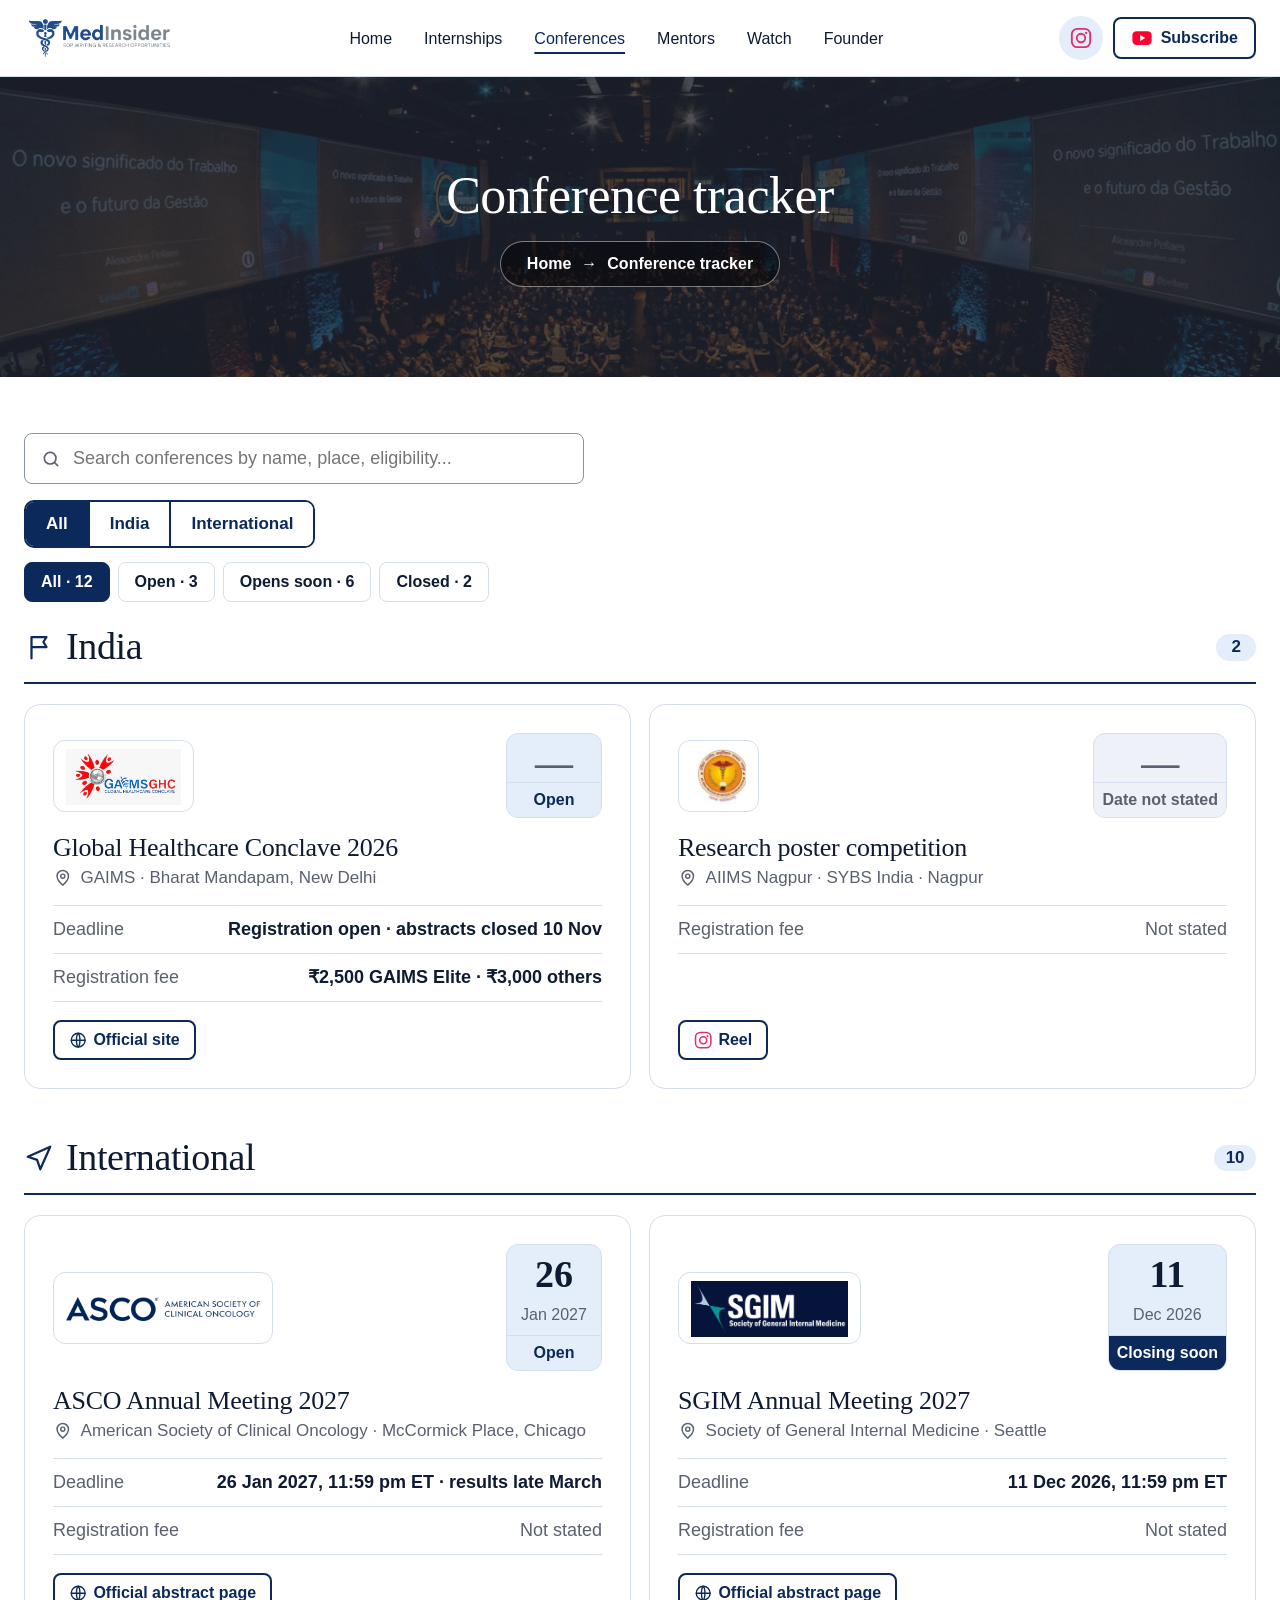
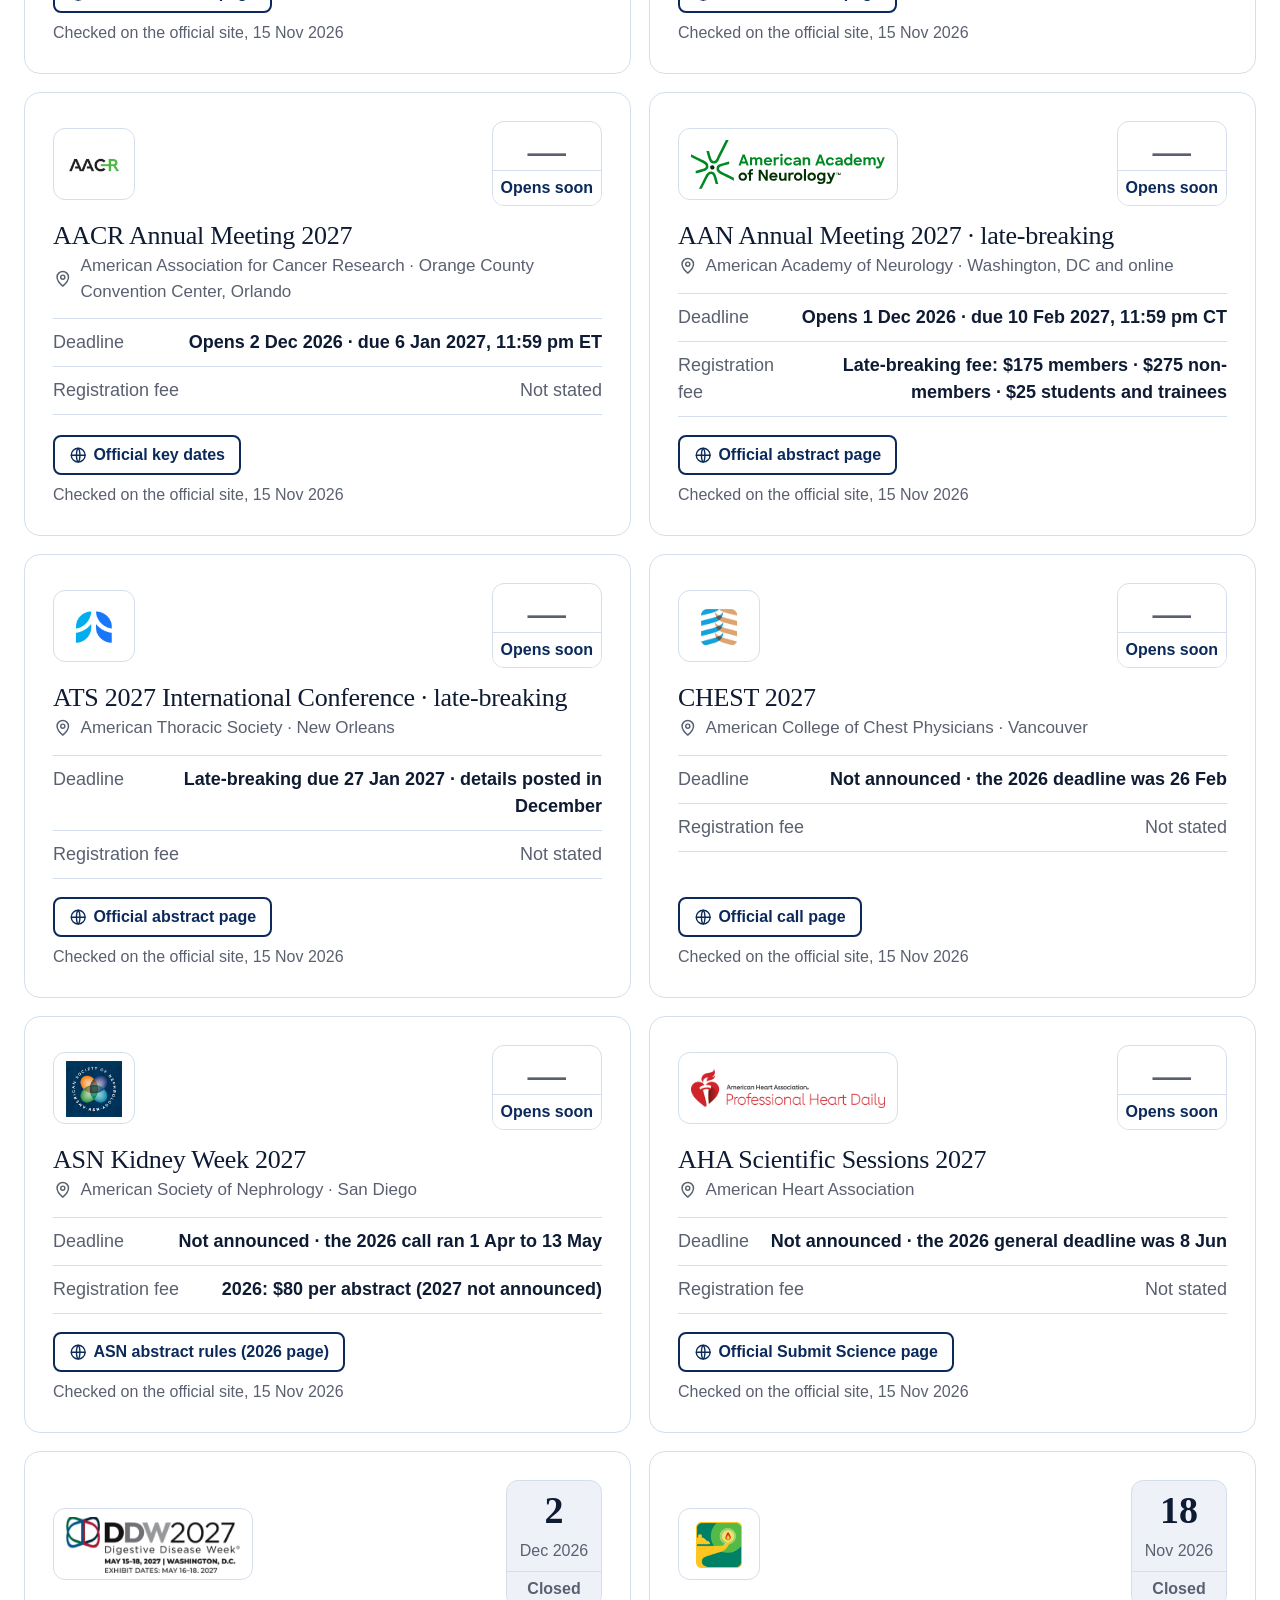
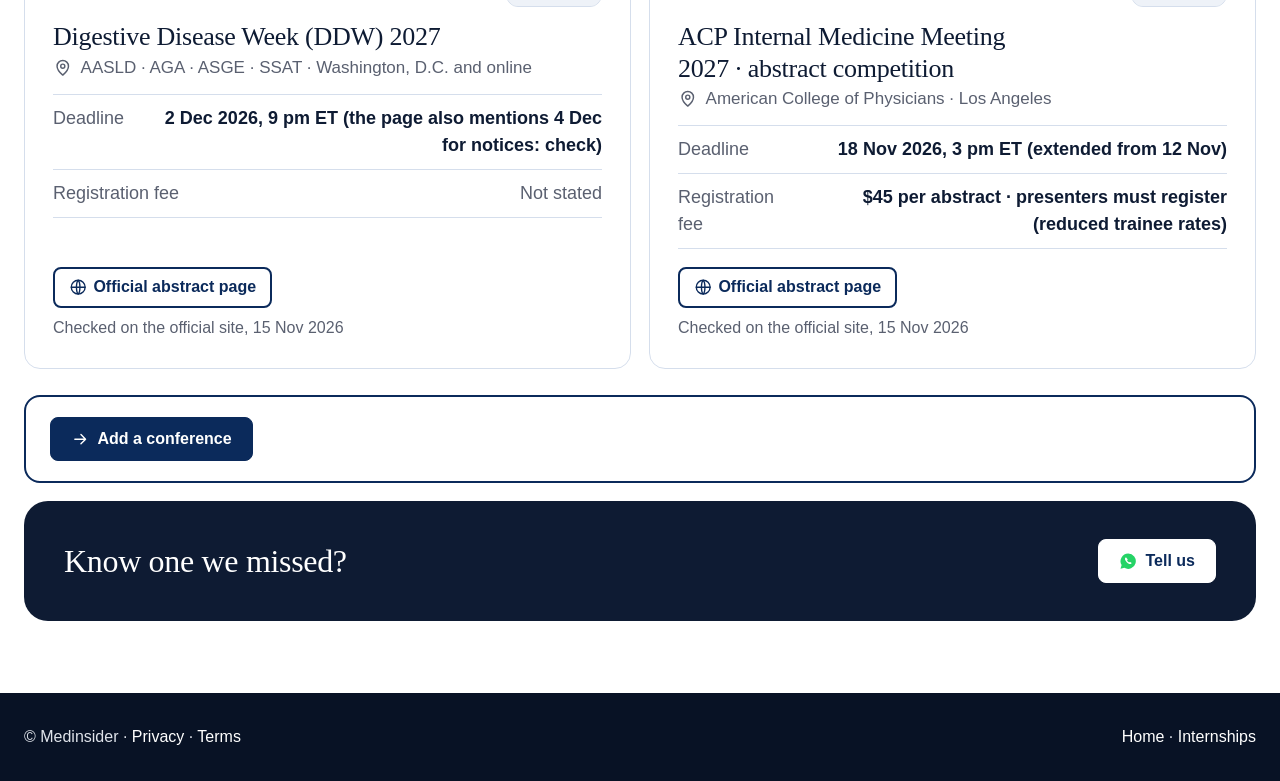
<file: conferences.html>
<!doctype html>
<html lang="en">
<head>
<meta charset="utf-8">
<meta name="viewport" content="width=device-width, initial-scale=1">
<title>Conference Tracker – Medinsider</title>
<meta name="description" content="Medical conferences and poster competitions: who can attend, what it costs and when to register.">
<meta http-equiv="Content-Security-Policy" content="default-src 'self'; script-src 'self' https://accounts.google.com/gsi/client; style-src 'self' 'unsafe-inline' https://fonts.googleapis.com https://accounts.google.com/gsi/style; font-src https://fonts.gstatic.com; img-src 'self' data: https://i.ytimg.com https://*.googleusercontent.com; connect-src 'self' https://script.google.com https://script.googleusercontent.com https://accounts.google.com/gsi/; frame-src https://www.youtube-nocookie.com https://www.instagram.com https://accounts.google.com/gsi/; form-action 'self' https://docs.google.com; base-uri 'self'; object-src 'none'">
<meta name="referrer" content="strict-origin-when-cross-origin">
<link rel="canonical" href="https://medinsiders.github.io/conferences.html">
<meta property="og:type" content="website">
<meta property="og:site_name" content="Medinsider">
<meta property="og:title" content="Conference Tracker – Medinsider">
<meta property="og:description" content="Medical conferences and poster competitions: who can attend, what it costs and when to register.">
<meta property="og:url" content="https://medinsiders.github.io/conferences.html">
<meta property="og:image" content="https://medinsiders.github.io/img/og.jpg">
<meta name="twitter:card" content="summary_large_image">
<link rel="icon" type="image/png" href="favicon.png">
<link rel="preconnect" href="https://fonts.googleapis.com">
<link rel="preconnect" href="https://fonts.gstatic.com" crossorigin>
<link rel="stylesheet" href="https://fonts.googleapis.com/css2?family=Inter:wght@400;500;600;700&family=Source+Serif+4:wght@500;600&display=swap">
<link rel="stylesheet" href="base.css?v=52">
</head>
<body data-kind="conferences">
<nav class="nav"><div class="in">
  <a href="./" aria-label="Medinsider home"><span class="logo" role="img" aria-label="Medinsider"></span></a>
  <ul><li class="opt"><a href="./">Home</a></li><li><a href="internships.html">Internships</a></li><li><a href="conferences.html" aria-current="page">Conferences</a></li><li><a href="mentors.html">Mentors</a></li><li class="opt"><a href="./#watch">Watch</a></li><li class="opt"><a href="./#founder">Founder</a></li></ul>
  <span class="act"><a class="soc" href="https://www.instagram.com/medinsider.pavan/" target="_blank" rel="noopener" aria-label="Instagram"><svg class="ico ig"><use href="#ig"/></svg></a><a class="btn" href="https://www.youtube.com/@Medinsider2025?sub_confirmation=1" target="_blank" rel="noopener" aria-label="Subscribe on YouTube"><svg class="ico"><use href="#yt"/></svg>Subscribe</a></span>
</div></nav>

<main class="wrap">
  <div class="thead" style="--img:url(img/conf.jpg)"><h1>Conference tracker</h1><a class="crumb" href="./">Home <span aria-hidden="true">&rarr;</span> Conference tracker</a></div>
  <section style="padding-top:24px">
    <div class="chips" id="chips" role="group" aria-label="Filter"></div>
    <div id="list"></div>
    <div class="cta-card"><b>Know one we missed?</b><a class="btn" href="https://chat.whatsapp.com/HIcrRCOnMXx1Umobu8Nfl6" target="_blank" rel="noopener" aria-label="Tell us on WhatsApp"><svg class="ico"><use href="#wa"/></svg>Tell us</a></div>
  </section>
</main>

<footer><div class="in"><span>© Medinsider · <a href="privacy.html">Privacy</a> · <a href="terms.html">Terms</a></span><span><a href="./">Home</a> · <a href="internships.html">Internships</a></span></div></footer>
<script src="sprite.js?v=52"></script>
<script src="data.js?v=52"></script>
<script src="tracker.js?v=52"></script>
</body>
</html>
</file>
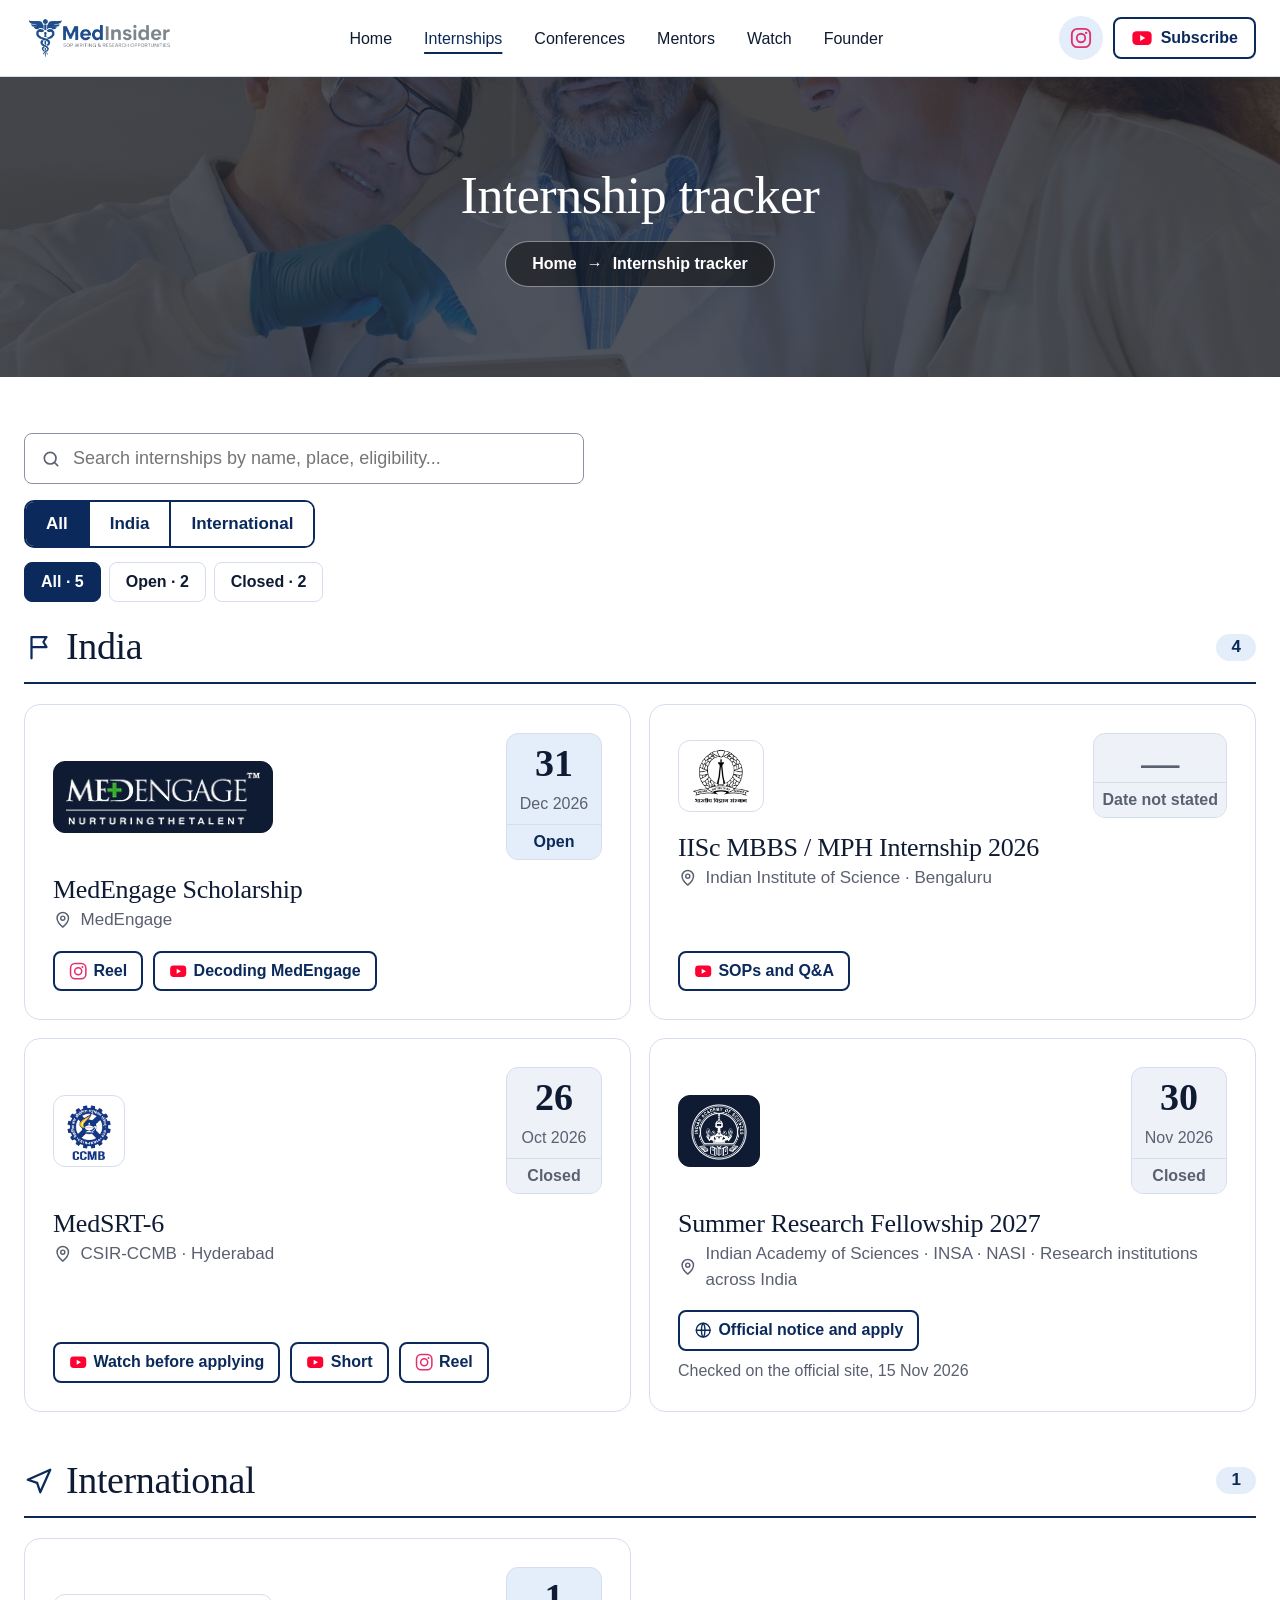
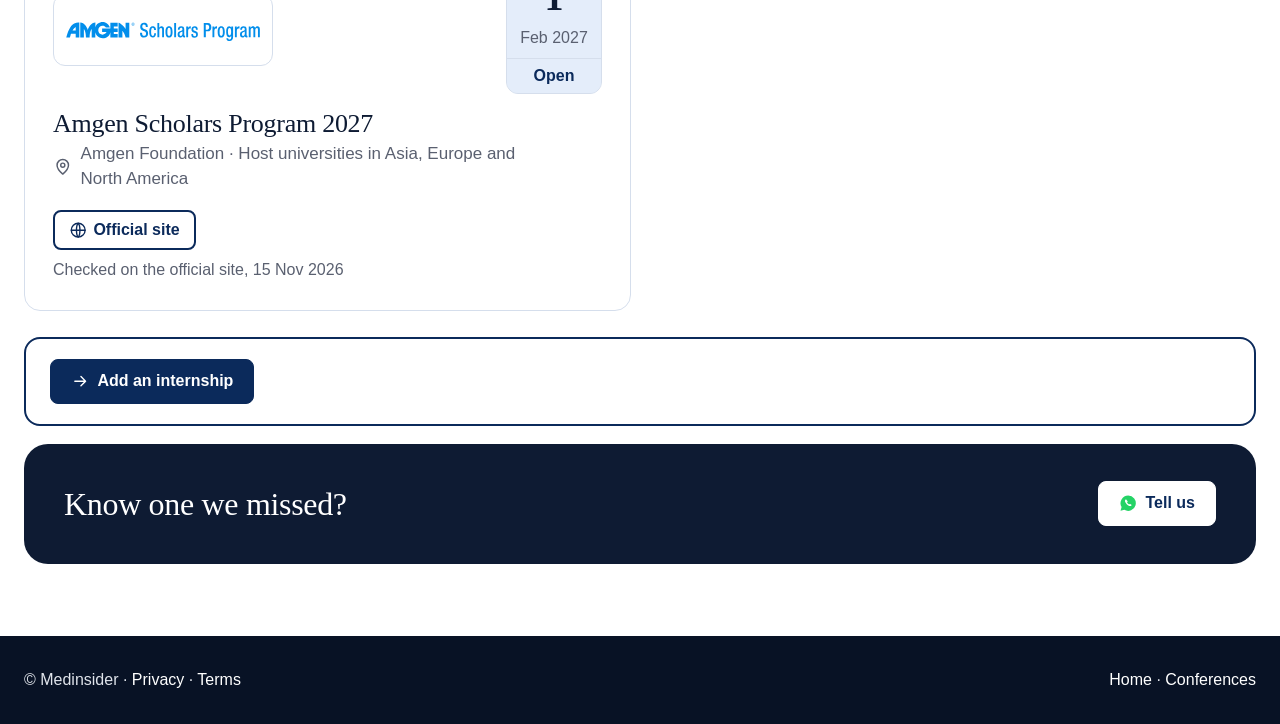
<file: internships.html>
<!doctype html>
<html lang="en">
<head>
<meta charset="utf-8">
<meta name="viewport" content="width=device-width, initial-scale=1">
<title>Internship Tracker – Medinsider</title>
<meta name="description" content="Internships, scholarships and research grants for medical students: who can apply, what you get paid and when to apply.">
<meta http-equiv="Content-Security-Policy" content="default-src 'self'; script-src 'self' https://accounts.google.com/gsi/client; style-src 'self' 'unsafe-inline' https://fonts.googleapis.com https://accounts.google.com/gsi/style; font-src https://fonts.gstatic.com; img-src 'self' data: https://i.ytimg.com https://*.googleusercontent.com; connect-src 'self' https://script.google.com https://script.googleusercontent.com https://accounts.google.com/gsi/; frame-src https://www.youtube-nocookie.com https://www.instagram.com https://accounts.google.com/gsi/; form-action 'self' https://docs.google.com; base-uri 'self'; object-src 'none'">
<meta name="referrer" content="strict-origin-when-cross-origin">
<link rel="canonical" href="https://medinsiders.github.io/internships.html">
<meta property="og:type" content="website">
<meta property="og:site_name" content="Medinsider">
<meta property="og:title" content="Internship Tracker – Medinsider">
<meta property="og:description" content="Internships, scholarships and research grants for medical students: who can apply, what you get paid and when to apply.">
<meta property="og:url" content="https://medinsiders.github.io/internships.html">
<meta property="og:image" content="https://medinsiders.github.io/img/og.jpg">
<meta name="twitter:card" content="summary_large_image">
<link rel="icon" type="image/png" href="favicon.png">
<link rel="preconnect" href="https://fonts.googleapis.com">
<link rel="preconnect" href="https://fonts.gstatic.com" crossorigin>
<link rel="stylesheet" href="https://fonts.googleapis.com/css2?family=Inter:wght@400;500;600;700&family=Source+Serif+4:wght@500;600&display=swap">
<link rel="stylesheet" href="base.css?v=52">
</head>
<body data-kind="internships">
<nav class="nav"><div class="in">
  <a href="./" aria-label="Medinsider home"><span class="logo" role="img" aria-label="Medinsider"></span></a>
  <ul><li class="opt"><a href="./">Home</a></li><li><a href="internships.html" aria-current="page">Internships</a></li><li><a href="conferences.html">Conferences</a></li><li><a href="mentors.html">Mentors</a></li><li class="opt"><a href="./#watch">Watch</a></li><li class="opt"><a href="./#founder">Founder</a></li></ul>
  <span class="act"><a class="soc" href="https://www.instagram.com/medinsider.pavan/" target="_blank" rel="noopener" aria-label="Instagram"><svg class="ico ig"><use href="#ig"/></svg></a><a class="btn" href="https://www.youtube.com/@Medinsider2025?sub_confirmation=1" target="_blank" rel="noopener" aria-label="Subscribe on YouTube"><svg class="ico"><use href="#yt"/></svg>Subscribe</a></span>
</div></nav>

<main class="wrap">
  <div class="thead" style="--img:url(img/intern.jpg)"><h1>Internship tracker</h1><a class="crumb" href="./">Home <span aria-hidden="true">&rarr;</span> Internship tracker</a></div>
  <section style="padding-top:24px">
    <div class="chips" id="chips" role="group" aria-label="Filter"></div>
    <div id="list"></div>
    <div class="cta-card"><b>Know one we missed?</b><a class="btn" href="https://chat.whatsapp.com/HIcrRCOnMXx1Umobu8Nfl6" target="_blank" rel="noopener" aria-label="Tell us on WhatsApp"><svg class="ico"><use href="#wa"/></svg>Tell us</a></div>
  </section>
</main>

<footer><div class="in"><span>© Medinsider · <a href="privacy.html">Privacy</a> · <a href="terms.html">Terms</a></span><span><a href="./">Home</a> · <a href="conferences.html">Conferences</a></span></div></footer>
<script src="sprite.js?v=52"></script>
<script src="data.js?v=52"></script>
<script src="tracker.js?v=52"></script>
</body>
</html>
</file>
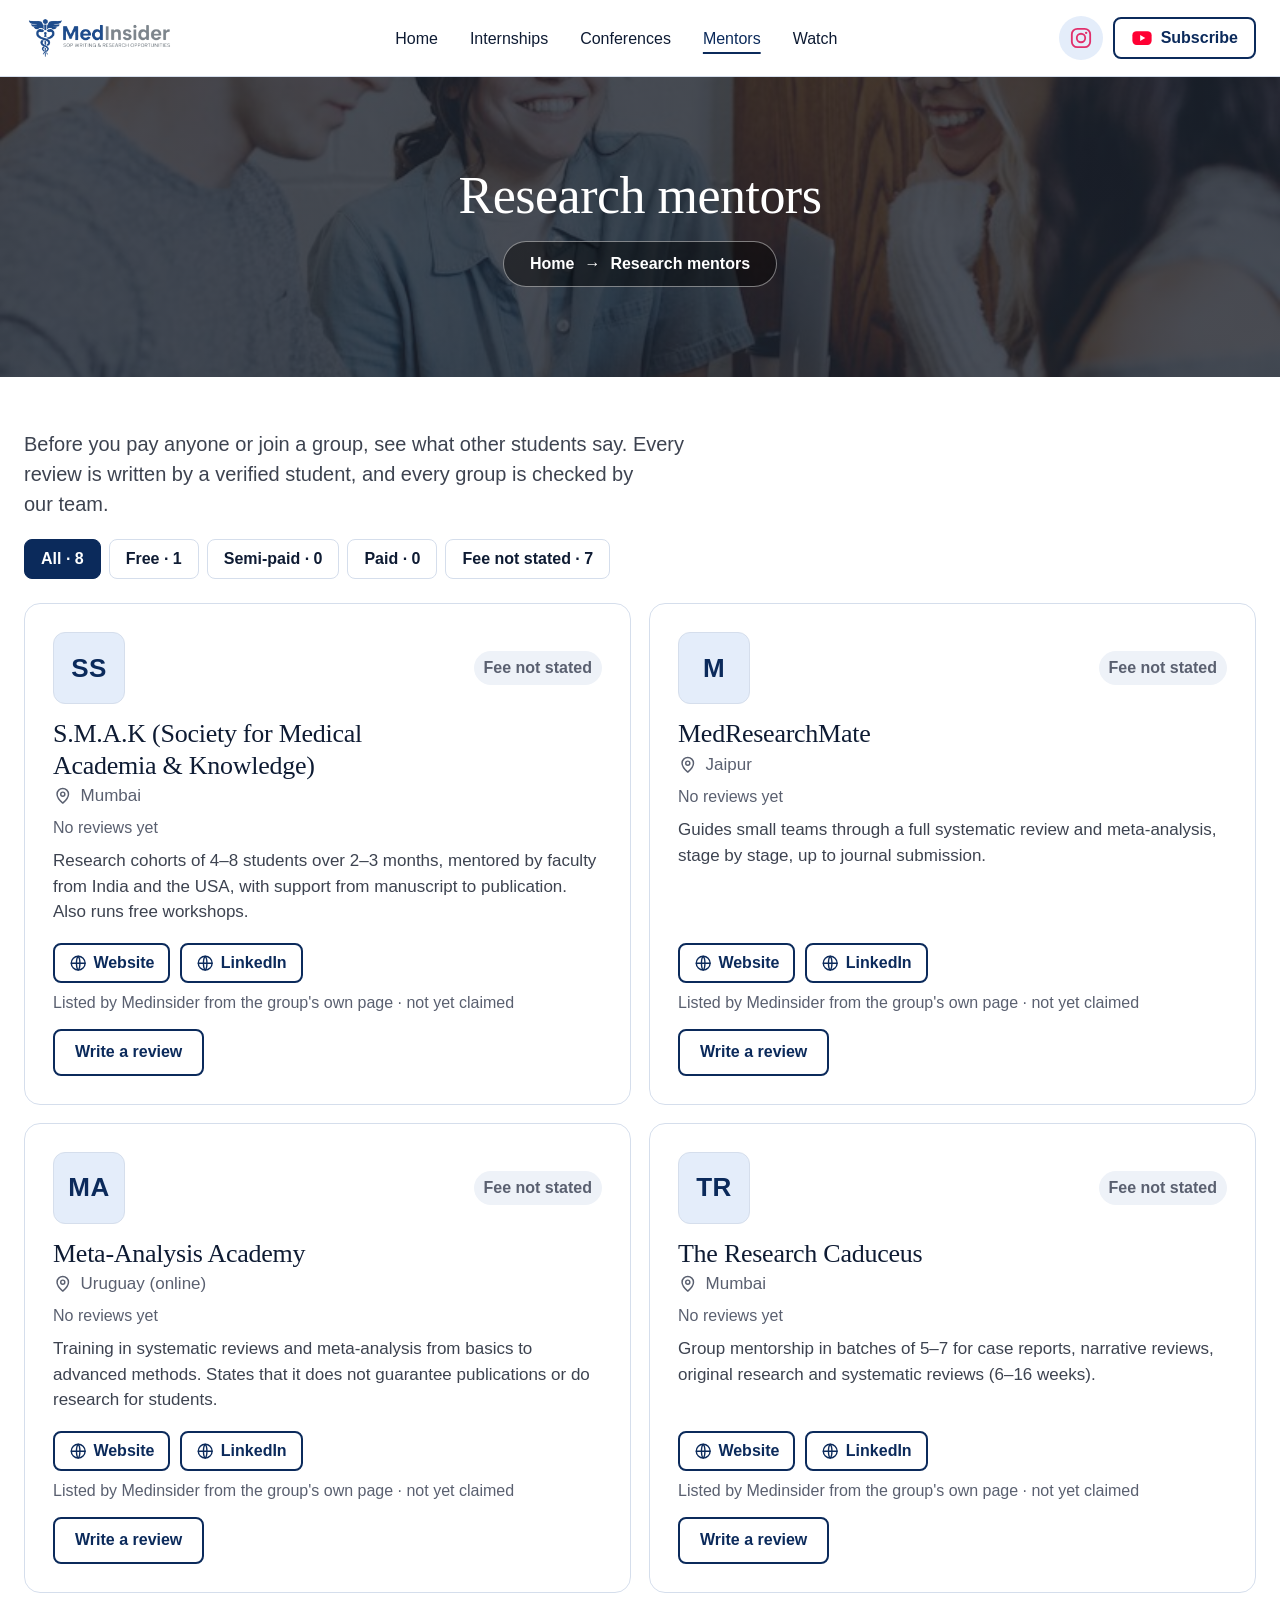
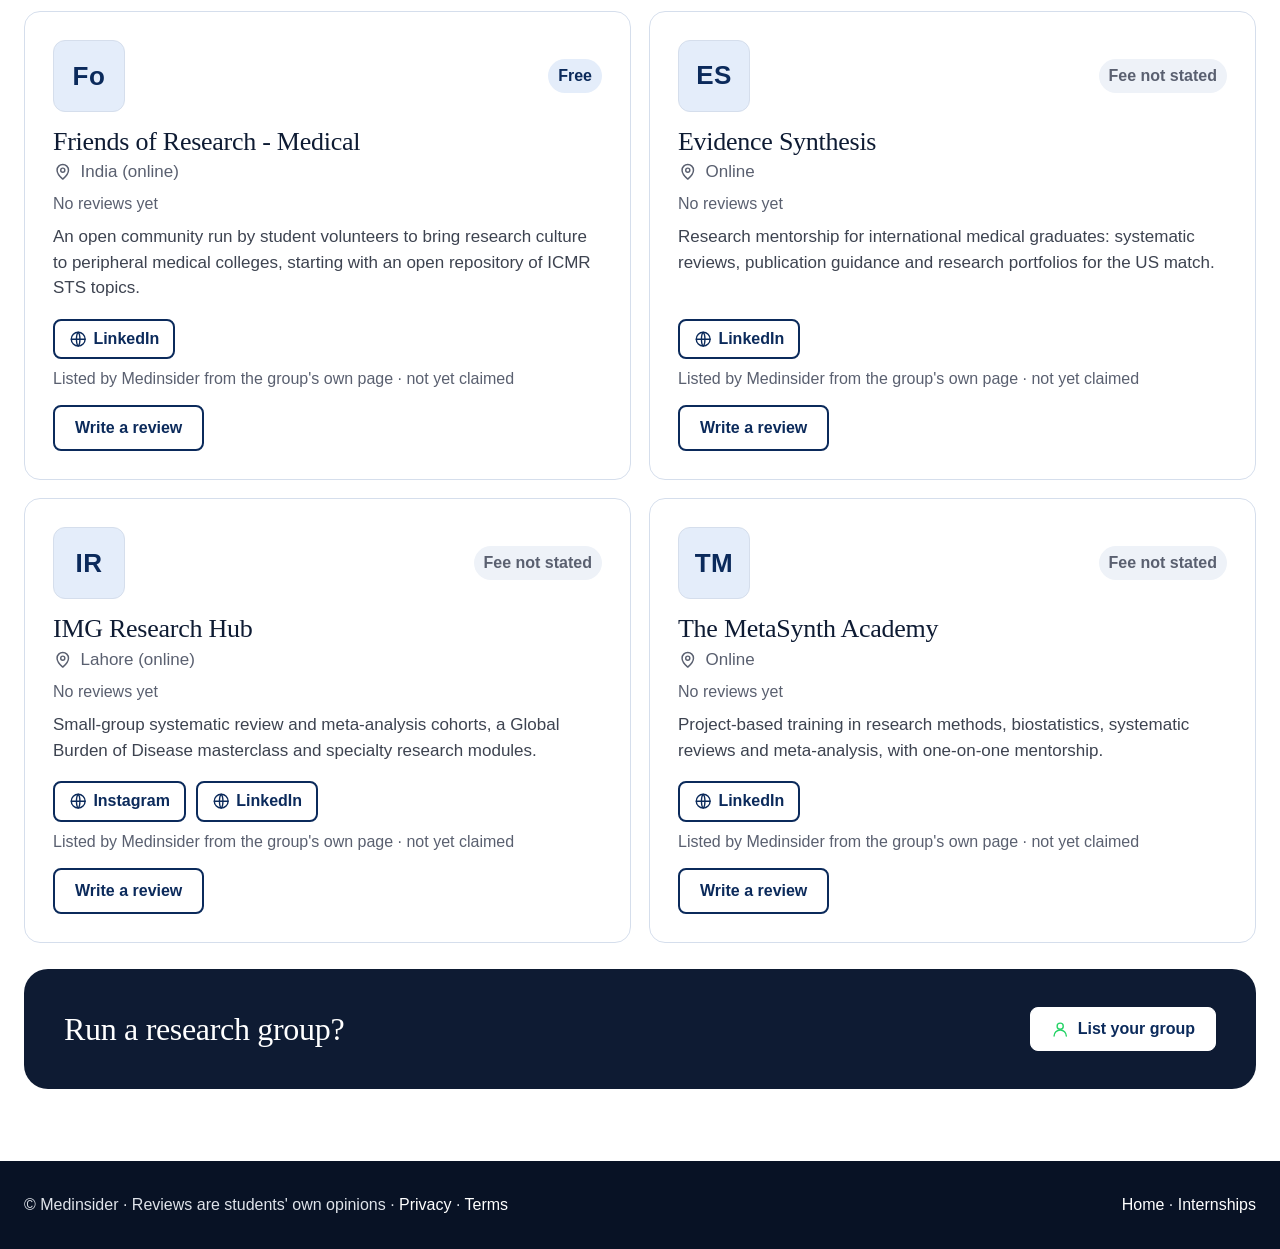
<file: mentors.html>
<!doctype html>
<html lang="en">
<head>
<meta charset="utf-8">
<meta name="viewport" content="width=device-width, initial-scale=1">
<title>Research Mentors – Medinsider</title>
<meta name="description" content="Compare research mentorship groups for medical students: free, semi-paid and paid, with reviews from verified students.">
<meta http-equiv="Content-Security-Policy" content="default-src 'self'; script-src 'self' https://accounts.google.com/gsi/client; style-src 'self' 'unsafe-inline' https://fonts.googleapis.com https://accounts.google.com/gsi/style; font-src https://fonts.gstatic.com; img-src 'self' data: https://i.ytimg.com https://*.googleusercontent.com; connect-src 'self' https://script.google.com https://script.googleusercontent.com https://accounts.google.com/gsi/; frame-src https://www.youtube-nocookie.com https://www.instagram.com https://accounts.google.com/gsi/; form-action 'self' https://docs.google.com; base-uri 'self'; object-src 'none'">
<meta name="referrer" content="strict-origin-when-cross-origin">
<link rel="canonical" href="https://medinsiders.github.io/mentors.html">
<meta property="og:type" content="website">
<meta property="og:site_name" content="Medinsider">
<meta property="og:title" content="Research Mentors – Medinsider">
<meta property="og:description" content="Compare research mentorship groups for medical students: free, semi-paid and paid, with reviews from verified students.">
<meta property="og:url" content="https://medinsiders.github.io/mentors.html">
<meta property="og:image" content="https://medinsiders.github.io/img/og.jpg">
<meta name="twitter:card" content="summary_large_image">
<link rel="icon" type="image/png" href="favicon.png">
<link rel="preconnect" href="https://fonts.googleapis.com">
<link rel="preconnect" href="https://fonts.gstatic.com" crossorigin>
<link rel="stylesheet" href="https://fonts.googleapis.com/css2?family=Inter:wght@400;500;600;700&family=Source+Serif+4:wght@500;600&display=swap">
<link rel="stylesheet" href="base.css?v=52">
</head>
<body>
<nav class="nav"><div class="in">
  <a href="./" aria-label="Medinsider home"><span class="logo" role="img" aria-label="Medinsider"></span></a>
  <ul><li class="opt"><a href="./">Home</a></li><li><a href="internships.html">Internships</a></li><li><a href="conferences.html">Conferences</a></li><li><a href="mentors.html" aria-current="page">Mentors</a></li><li class="opt"><a href="./#watch">Watch</a></li></ul>
  <span class="act"><a class="soc" href="https://www.instagram.com/medinsider.pavan/" target="_blank" rel="noopener" aria-label="Instagram"><svg class="ico ig"><use href="#ig"/></svg></a><a class="btn" href="https://www.youtube.com/@Medinsider2025?sub_confirmation=1" target="_blank" rel="noopener" aria-label="Subscribe on YouTube"><svg class="ico"><use href="#yt"/></svg>Subscribe</a></span>
</div></nav>

<main class="wrap">
  <div class="thead" style="--img:url(img/role-network.jpg)"><h1>Research mentors</h1><a class="crumb" href="./">Home <span aria-hidden="true">&rarr;</span> Research mentors</a></div>
  <section style="padding-top:32px">
    <p class="lede">Before you pay anyone or join a group, see what other students say. Every review is written by a verified student, and every group is checked by our team.</p>
    <div class="chips" id="tabs" role="group" aria-label="Fee"></div>
    <div class="tlist" id="list"></div>
    <div class="cta-card"><b>Run a research group?</b><button class="btn" id="addgroup"><svg class="ico"><use href="#user"/></svg>List your group</button></div>
  </section>
</main>

<dialog id="dlg" class="dlg"><button id="dlgclose" class="x" aria-label="Close">&times;</button><div id="dlgbody"></div></dialog>

<footer><div class="in"><span>© Medinsider · Reviews are students' own opinions · <a href="privacy.html">Privacy</a> · <a href="terms.html">Terms</a></span><span><a href="./">Home</a> · <a href="internships.html">Internships</a></span></div></footer>
<script src="sprite.js?v=52"></script>
<script src="data.js?v=52"></script>
<script src="https://accounts.google.com/gsi/client" async></script>
<script src="mentors.js?v=52"></script>
</body>
</html>
</file>
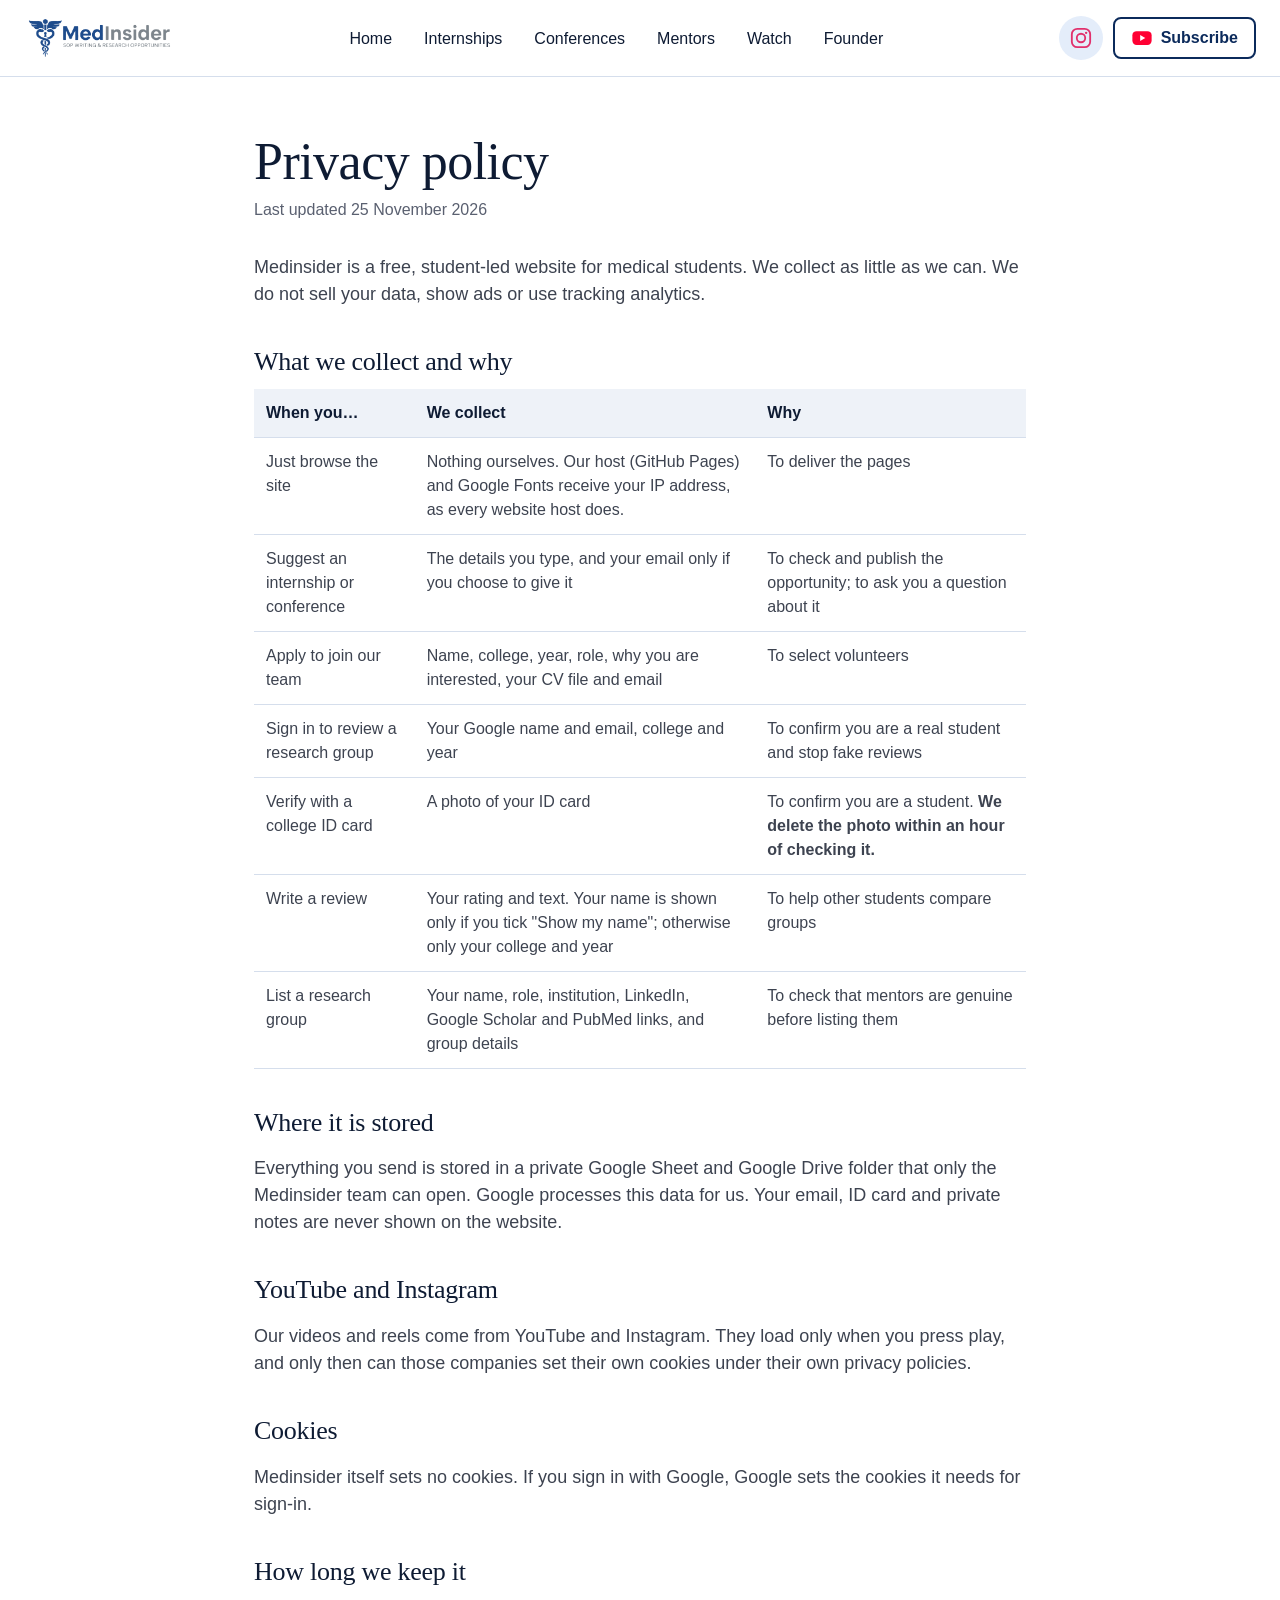
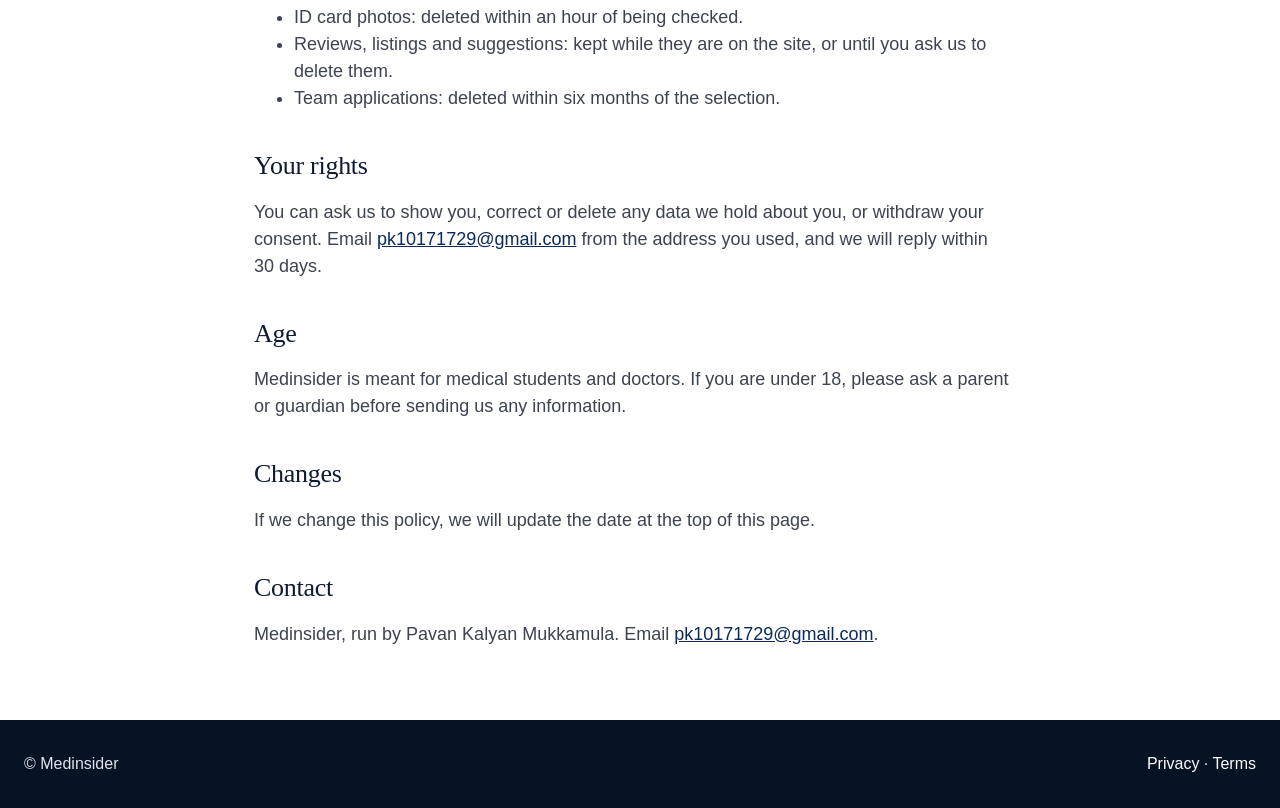
<file: privacy.html>
<!doctype html>
<html lang="en">
<head>
<meta charset="utf-8">
<meta name="viewport" content="width=device-width, initial-scale=1">
<title>Privacy Policy – Medinsider</title>
<meta name="description" content="What Medinsider collects, why, how long we keep it and how to ask us to delete it.">
<meta http-equiv="Content-Security-Policy" content="default-src 'self'; script-src 'self' https://accounts.google.com/gsi/client; style-src 'self' 'unsafe-inline' https://fonts.googleapis.com https://accounts.google.com/gsi/style; font-src https://fonts.gstatic.com; img-src 'self' data: https://i.ytimg.com https://*.googleusercontent.com; connect-src 'self' https://script.google.com https://script.googleusercontent.com https://accounts.google.com/gsi/; frame-src https://www.youtube-nocookie.com https://www.instagram.com https://accounts.google.com/gsi/; form-action 'self' https://docs.google.com; base-uri 'self'; object-src 'none'">
<meta name="referrer" content="strict-origin-when-cross-origin">
<link rel="canonical" href="https://medinsiders.github.io/privacy.html">
<meta property="og:type" content="website">
<meta property="og:site_name" content="Medinsider">
<meta property="og:title" content="Privacy Policy – Medinsider">
<meta property="og:description" content="What Medinsider collects, why, how long we keep it and how to ask us to delete it.">
<meta property="og:url" content="https://medinsiders.github.io/privacy.html">
<meta property="og:image" content="https://medinsiders.github.io/img/og.jpg">
<meta name="twitter:card" content="summary_large_image">
<link rel="icon" type="image/png" href="favicon.png">
<link rel="preconnect" href="https://fonts.googleapis.com">
<link rel="preconnect" href="https://fonts.gstatic.com" crossorigin>
<link rel="stylesheet" href="https://fonts.googleapis.com/css2?family=Inter:wght@400;500;600;700&family=Source+Serif+4:wght@500;600&display=swap">
<link rel="stylesheet" href="base.css?v=52">
</head>
<body>
<nav class="nav"><div class="in">
  <a href="./" aria-label="Medinsider home"><span class="logo" role="img" aria-label="Medinsider"></span></a>
  <ul><li class="opt"><a href="./">Home</a></li><li><a href="internships.html">Internships</a></li><li><a href="conferences.html">Conferences</a></li><li><a href="mentors.html">Mentors</a></li><li class="opt"><a href="./#watch">Watch</a></li><li class="opt"><a href="./#founder">Founder</a></li></ul>
  <span class="act"><a class="soc" href="https://www.instagram.com/medinsider.pavan/" target="_blank" rel="noopener" aria-label="Instagram"><svg class="ico ig"><use href="#ig"/></svg></a><a class="btn" href="https://www.youtube.com/@Medinsider2025?sub_confirmation=1" target="_blank" rel="noopener" aria-label="Subscribe on YouTube"><svg class="ico"><use href="#yt"/></svg>Subscribe</a></span>
</div></nav>

<main class="wrap legal">
  <h1>Privacy policy</h1>
  <p class="upd">Last updated 25 November 2026</p>

  <p>Medinsider is a free, student-led website for medical students. We collect as little as we can. We do not sell your data, show ads or use tracking analytics.</p>

  <h2>What we collect and why</h2>
  <table>
    <thead><tr><th>When you…</th><th>We collect</th><th>Why</th></tr></thead>
    <tbody>
      <tr><td>Just browse the site</td><td>Nothing ourselves. Our host (GitHub Pages) and Google Fonts receive your IP address, as every website host does.</td><td>To deliver the pages</td></tr>
      <tr><td>Suggest an internship or conference</td><td>The details you type, and your email only if you choose to give it</td><td>To check and publish the opportunity; to ask you a question about it</td></tr>
      <tr><td>Apply to join our team</td><td>Name, college, year, role, why you are interested, your CV file and email</td><td>To select volunteers</td></tr>
      <tr><td>Sign in to review a research group</td><td>Your Google name and email, college and year</td><td>To confirm you are a real student and stop fake reviews</td></tr>
      <tr><td>Verify with a college ID card</td><td>A photo of your ID card</td><td>To confirm you are a student. <b>We delete the photo within an hour of checking it.</b></td></tr>
      <tr><td>Write a review</td><td>Your rating and text. Your name is shown only if you tick "Show my name"; otherwise only your college and year</td><td>To help other students compare groups</td></tr>
      <tr><td>List a research group</td><td>Your name, role, institution, LinkedIn, Google Scholar and PubMed links, and group details</td><td>To check that mentors are genuine before listing them</td></tr>
    </tbody>
  </table>

  <h2>Where it is stored</h2>
  <p>Everything you send is stored in a private Google Sheet and Google Drive folder that only the Medinsider team can open. Google processes this data for us. Your email, ID card and private notes are never shown on the website.</p>

  <h2>YouTube and Instagram</h2>
  <p>Our videos and reels come from YouTube and Instagram. They load only when you press play, and only then can those companies set their own cookies under their own privacy policies.</p>

  <h2>Cookies</h2>
  <p>Medinsider itself sets no cookies. If you sign in with Google, Google sets the cookies it needs for sign-in.</p>

  <h2>How long we keep it</h2>
  <ul>
    <li>ID card photos: deleted within an hour of being checked.</li>
    <li>Reviews, listings and suggestions: kept while they are on the site, or until you ask us to delete them.</li>
    <li>Team applications: deleted within six months of the selection.</li>
  </ul>

  <h2>Your rights</h2>
  <p>You can ask us to show you, correct or delete any data we hold about you, or withdraw your consent. Email <a href="mailto:pk10171729@gmail.com">pk10171729@gmail.com</a> from the address you used, and we will reply within 30 days.</p>

  <h2>Age</h2>
  <p>Medinsider is meant for medical students and doctors. If you are under 18, please ask a parent or guardian before sending us any information.</p>

  <h2>Changes</h2>
  <p>If we change this policy, we will update the date at the top of this page.</p>

  <h2>Contact</h2>
  <p>Medinsider, run by Pavan Kalyan Mukkamula. Email <a href="mailto:pk10171729@gmail.com">pk10171729@gmail.com</a>.</p>

</main>

<footer><div class="in"><span>© Medinsider</span><span><a href="privacy.html">Privacy</a> · <a href="terms.html">Terms</a></span></div></footer>
<script src="sprite.js?v=52"></script>
</body>
</html>
</file>
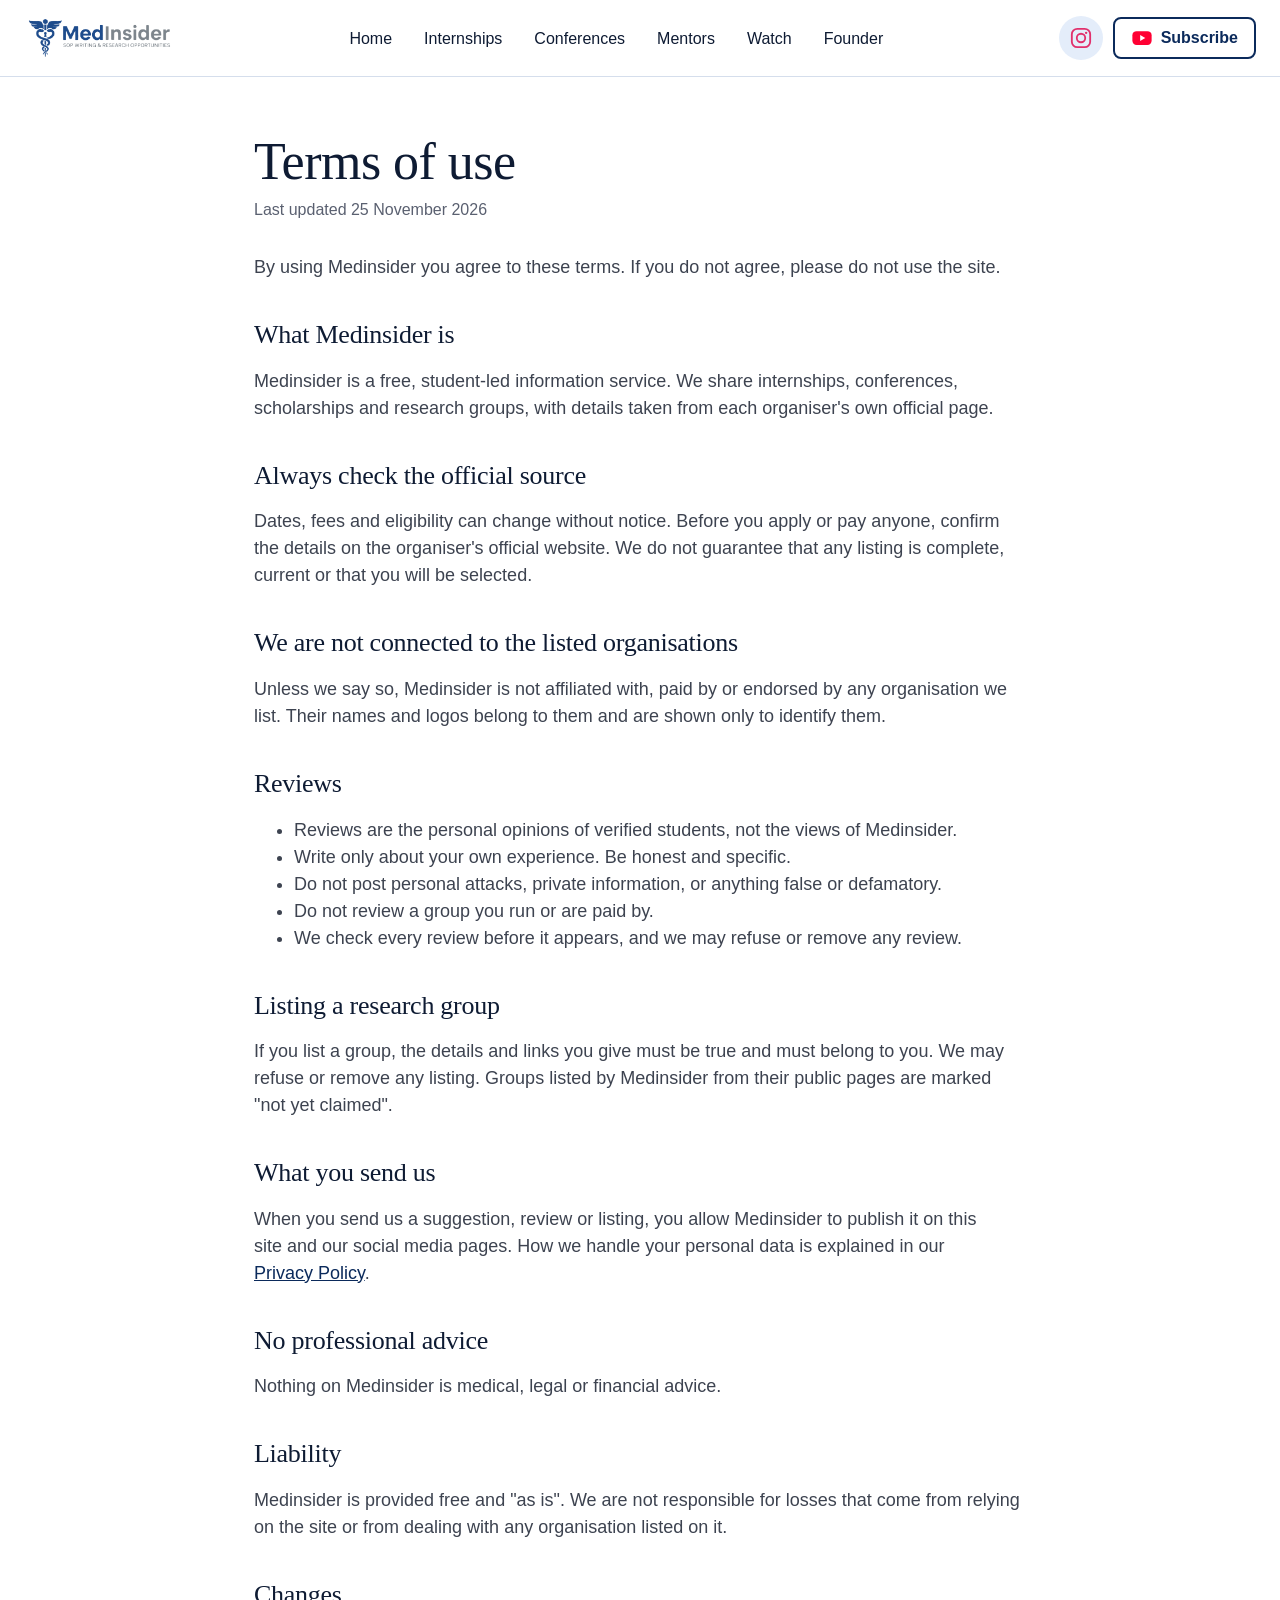
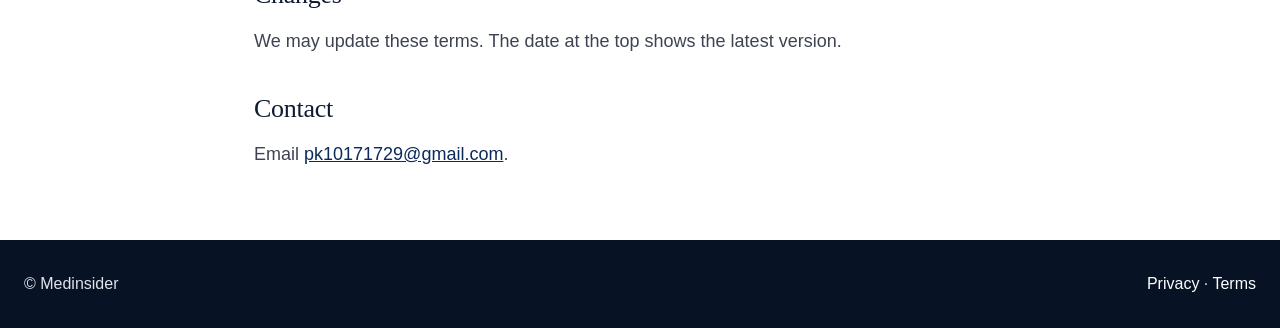
<file: terms.html>
<!doctype html>
<html lang="en">
<head>
<meta charset="utf-8">
<meta name="viewport" content="width=device-width, initial-scale=1">
<title>Terms of Use – Medinsider</title>
<meta name="description" content="The rules for using Medinsider, writing reviews and listing research groups.">
<meta http-equiv="Content-Security-Policy" content="default-src 'self'; script-src 'self' https://accounts.google.com/gsi/client; style-src 'self' 'unsafe-inline' https://fonts.googleapis.com https://accounts.google.com/gsi/style; font-src https://fonts.gstatic.com; img-src 'self' data: https://i.ytimg.com https://*.googleusercontent.com; connect-src 'self' https://script.google.com https://script.googleusercontent.com https://accounts.google.com/gsi/; frame-src https://www.youtube-nocookie.com https://www.instagram.com https://accounts.google.com/gsi/; form-action 'self' https://docs.google.com; base-uri 'self'; object-src 'none'">
<meta name="referrer" content="strict-origin-when-cross-origin">
<link rel="canonical" href="https://medinsiders.github.io/terms.html">
<meta property="og:type" content="website">
<meta property="og:site_name" content="Medinsider">
<meta property="og:title" content="Terms of Use – Medinsider">
<meta property="og:description" content="The rules for using Medinsider, writing reviews and listing research groups.">
<meta property="og:url" content="https://medinsiders.github.io/terms.html">
<meta property="og:image" content="https://medinsiders.github.io/img/og.jpg">
<meta name="twitter:card" content="summary_large_image">
<link rel="icon" type="image/png" href="favicon.png">
<link rel="preconnect" href="https://fonts.googleapis.com">
<link rel="preconnect" href="https://fonts.gstatic.com" crossorigin>
<link rel="stylesheet" href="https://fonts.googleapis.com/css2?family=Inter:wght@400;500;600;700&family=Source+Serif+4:wght@500;600&display=swap">
<link rel="stylesheet" href="base.css?v=52">
</head>
<body>
<nav class="nav"><div class="in">
  <a href="./" aria-label="Medinsider home"><span class="logo" role="img" aria-label="Medinsider"></span></a>
  <ul><li class="opt"><a href="./">Home</a></li><li><a href="internships.html">Internships</a></li><li><a href="conferences.html">Conferences</a></li><li><a href="mentors.html">Mentors</a></li><li class="opt"><a href="./#watch">Watch</a></li><li class="opt"><a href="./#founder">Founder</a></li></ul>
  <span class="act"><a class="soc" href="https://www.instagram.com/medinsider.pavan/" target="_blank" rel="noopener" aria-label="Instagram"><svg class="ico ig"><use href="#ig"/></svg></a><a class="btn" href="https://www.youtube.com/@Medinsider2025?sub_confirmation=1" target="_blank" rel="noopener" aria-label="Subscribe on YouTube"><svg class="ico"><use href="#yt"/></svg>Subscribe</a></span>
</div></nav>

<main class="wrap legal">
  <h1>Terms of use</h1>
  <p class="upd">Last updated 25 November 2026</p>

  <p>By using Medinsider you agree to these terms. If you do not agree, please do not use the site.</p>

  <h2>What Medinsider is</h2>
  <p>Medinsider is a free, student-led information service. We share internships, conferences, scholarships and research groups, with details taken from each organiser's own official page.</p>

  <h2>Always check the official source</h2>
  <p>Dates, fees and eligibility can change without notice. Before you apply or pay anyone, confirm the details on the organiser's official website. We do not guarantee that any listing is complete, current or that you will be selected.</p>

  <h2>We are not connected to the listed organisations</h2>
  <p>Unless we say so, Medinsider is not affiliated with, paid by or endorsed by any organisation we list. Their names and logos belong to them and are shown only to identify them.</p>

  <h2>Reviews</h2>
  <ul>
    <li>Reviews are the personal opinions of verified students, not the views of Medinsider.</li>
    <li>Write only about your own experience. Be honest and specific.</li>
    <li>Do not post personal attacks, private information, or anything false or defamatory.</li>
    <li>Do not review a group you run or are paid by.</li>
    <li>We check every review before it appears, and we may refuse or remove any review.</li>
  </ul>

  <h2>Listing a research group</h2>
  <p>If you list a group, the details and links you give must be true and must belong to you. We may refuse or remove any listing. Groups listed by Medinsider from their public pages are marked "not yet claimed".</p>

  <h2>What you send us</h2>
  <p>When you send us a suggestion, review or listing, you allow Medinsider to publish it on this site and our social media pages. How we handle your personal data is explained in our <a href="privacy.html">Privacy Policy</a>.</p>

  <h2>No professional advice</h2>
  <p>Nothing on Medinsider is medical, legal or financial advice.</p>

  <h2>Liability</h2>
  <p>Medinsider is provided free and "as is". We are not responsible for losses that come from relying on the site or from dealing with any organisation listed on it.</p>

  <h2>Changes</h2>
  <p>We may update these terms. The date at the top shows the latest version.</p>

  <h2>Contact</h2>
  <p>Email <a href="mailto:pk10171729@gmail.com">pk10171729@gmail.com</a>.</p>

</main>

<footer><div class="in"><span>© Medinsider</span><span><a href="privacy.html">Privacy</a> · <a href="terms.html">Terms</a></span></div></footer>
<script src="sprite.js?v=52"></script>
</body>
</html>
</file>
<file: base.css>
/* Shared styles for Medinsider (redesign 17 Nov 2026, after studying Mayo, Harvard, Stanford, Cleveland Clinic, UWorld, AMBOSS, GHC): white nav, serif headlines, full-width photo hero, deep navy bands, blue and white only (the --amber token is now a light blue for text on dark areas). Body 18px, nothing under 16px.
   shortcut: the later 'layer' block overrides older rules above it instead of one clean sheet; merge them when the tracker pages are redesigned. */
:root{color-scheme:light;--bg:#fff;--tile:#eef2f8;--red:#0b2a5b;--ink:#0e1b33;--body:#3d4350;--muted:#5a6070;--navy:#0e1b33;--line:#d5deec;--dark:#0e1b33;--blue:#0b2a5b;--link:#0b2a5b;--steel:#8a93a3;--tint:#e4edfa;--amber:#9cc8ff;
--sh:none;--sh2:none;
--ok:#05603a;--okbg:#d1fadf;--warn:#93370d;--warnbg:#fef0c7;--bad:#344054;--badbg:#e4e7ec}
*{box-sizing:border-box}
html{scroll-behavior:smooth;-webkit-text-size-adjust:100%;scroll-padding-top:84px}
body{margin:0;background:var(--bg);color:var(--body);font-family:-apple-system,BlinkMacSystemFont,"SF Pro Text",Inter,"Helvetica Neue",Arial,sans-serif;font-size:17px;line-height:1.47;letter-spacing:-.022em;-webkit-font-smoothing:antialiased;overflow-x:hidden}
h1,h2,h3{font-family:-apple-system,BlinkMacSystemFont,"SF Pro Display",Inter,"Helvetica Neue",Arial,sans-serif;font-weight:600;letter-spacing:0}
a{color:var(--link);text-decoration:none}
a:hover{text-decoration:underline}
button{font:inherit;color:inherit}
.wrap{max-width:1068px;margin:0 auto;padding:0 22px}
h2{font-size:clamp(32px,4.4vw,48px);line-height:1.08;letter-spacing:-.003em;color:var(--ink);margin:0 0 28px}
section{padding-top:90px}
.gt{color:inherit}

/* icons */
.ico{display:inline-block;width:1.15em;height:1.15em;vertical-align:-.2em;flex:none}
.line{fill:none;stroke:currentColor;stroke-width:1.8;stroke-linecap:round;stroke-linejoin:round}
.ml{color:var(--ink)}
.yt{color:#ff0033}.ig{color:#e1306c}.li{color:#0a66c2}.wa{color:#25d366}
.soc{width:44px;height:44px;border-radius:50%;background:var(--tile);border:0;display:grid;place-items:center;transition:transform .2s}
.soc:hover{transform:translateY(-3px);text-decoration:none}
.soc .ico{width:22px;height:22px}

/* logo: transparent cut-out of the original logo */
.logo{display:block;background:url(logo.png) no-repeat center/contain;aspect-ratio:1903/569}

/* flat nav */
.nav{position:sticky;top:0;z-index:30;background:rgba(255,255,255,.8);-webkit-backdrop-filter:saturate(180%) blur(20px);backdrop-filter:saturate(180%) blur(20px);border-bottom:1px solid #e6e6e8}
.nav .in{max-width:1068px;margin:0 auto;height:52px;display:flex;align-items:center;justify-content:space-between;gap:20px;padding:0 24px}
.nav .logo{width:104px}
.nav ul{display:flex;gap:34px;margin:0;padding:0;list-style:none}
.nav ul a{color:rgba(0,0,0,.8);font-weight:400;font-size:12px;letter-spacing:-.01em;position:relative;padding:6px 0}
.nav ul a:hover{text-decoration:none;color:var(--ink)}
.nav ul a[aria-current]{color:var(--ink)}
.nav .btn{padding:4px 11px;font-size:12px;line-height:1.33;letter-spacing:-.01em}.nav .btn .ico{display:none}

/* buttons: square, black */
.btn{display:inline-flex;align-items:center;gap:8px;background:var(--blue);color:#fff;padding:11px 22px;border-radius:9999px;font-size:17px;font-weight:400;letter-spacing:-.022em;line-height:1.18;border:1px solid var(--blue);cursor:pointer;transition:background .2s,color .2s}
.btn:hover{text-decoration:none;background:#0077ed}
.btn .ico{color:#fff}
.btn.light{background:var(--blue);color:#fff;border-color:var(--blue)}
.btn.light:hover{background:#0077ed}
.btn.light .ico{color:#fff}
.btn.line{background:transparent;color:var(--blue);border-color:var(--blue)}
.btn.line:hover{background:var(--blue);color:#fff}
.btn.line .ico{color:var(--blue)}.btn.line:hover .ico{color:#fff}
.more{font-size:17px;font-weight:400;color:var(--link)}
.more::after{content:" \203A"}

/* chips: grey tabs */
.chips{display:flex;gap:8px;flex-wrap:wrap;margin:0 0 24px}
.chip{border:1px solid transparent;background:transparent;border-radius:9999px;padding:8px 18px;font-size:17px;font-weight:500;letter-spacing:-.022em;color:var(--ink);cursor:pointer;transition:background .2s}
.chip:hover{background:var(--tile)}
.chip[aria-pressed=true]{background:#fff;border-color:var(--steel)}

/* tracker pages */
.thead{margin-top:28px;border-radius:16px;padding:56px 44px 0;display:flex;flex-direction:column;align-items:center;gap:28px;background:var(--tile);overflow:hidden;text-align:center}
.thead::after{content:"";display:block;width:100%;max-width:760px;aspect-ratio:16/7;border-radius:16px 28px 0 0;background:var(--img) center/cover}
.thead .big{width:68px;height:68px;border-radius:14px;background:rgba(255,255,255,.95);display:grid;place-items:center;color:var(--ink);flex:none}
.thead .big .ico{width:34px;height:34px}
.thead h1{font-size:clamp(40px,6.5vw,80px);line-height:1.05;letter-spacing:-.015em;color:var(--ink);margin:0}
.tlist{display:grid;grid-template-columns:repeat(auto-fill,minmax(min(100%,500px),1fr));gap:18px;padding-bottom:8px}
.card{background:#fff;border:0;border-radius:16px;padding:28px;display:flex;flex-direction:column;gap:18px}
.lg{display:grid;place-items:center;height:72px;min-width:72px;max-width:min(220px,62%);padding:8px 12px;border-radius:12px;background:#fff;border:0;overflow:hidden}
.lg img{display:block;height:56px;width:auto;max-width:100%;object-fit:contain}
.lg.dark{background:var(--dark);border-color:var(--dark)}
.lg.mono{background:var(--tile);font-size:26px;font-weight:600;letter-spacing:.02em;color:var(--ink)}
.card .top{display:flex;justify-content:space-between;align-items:center;gap:12px}
.type{font-size:12px;font-weight:600;color:#b64400;letter-spacing:-.01em}
.badge{display:inline-flex;align-items:center;gap:6px;font-size:12px;font-weight:600;padding:4px 10px;border-radius:9999px}
.s-later{color:#222;background:#e6e6e2}
.card .chk{margin:-6px 0 0;font-size:12px;color:var(--muted)}
.s-open{color:var(--ok);background:var(--okbg)}.s-soon{color:var(--warn);background:var(--warnbg)}.s-closed,.s-na{color:var(--bad);background:var(--badbg)}
.card h3{font-size:28px;line-height:1.14;color:var(--ink);margin:0}
.card .org{margin:-12px 0 0;display:flex;align-items:center;gap:8px;color:var(--muted);font-size:17px}
.facts{display:grid;grid-template-columns:1fr 1fr;gap:12px}
.fact{background:var(--tile);border-radius:18px;padding:18px;display:flex;flex-direction:column;gap:7px;min-width:0}
.fact .ico{width:26px;height:26px;color:var(--ink)}
.fact small{font-size:12px;font-weight:400;color:var(--muted)}
.fact span{font-size:21px;line-height:1.19;font-weight:600;color:var(--ink)}
.fact span.na{color:var(--muted);font-weight:400;font-style:italic}
.card .links{display:flex;gap:10px;flex-wrap:wrap;margin-top:auto}
.lk{display:inline-flex;align-items:center;gap:6px;background:transparent;border:1px solid var(--steel);border-radius:9999px;padding:6px 14px;font-size:14px;font-weight:400;color:var(--ink)}
a.lk:hover{text-decoration:none;border-color:var(--ink)}
.cta-card{background:#fff;border-radius:16px;padding:30px 34px;display:flex;align-items:center;justify-content:space-between;gap:16px;margin-top:18px;flex-wrap:wrap}
.cta-card b{font-size:28px;font-weight:600;letter-spacing:0;color:var(--ink)}



.fact.wide{grid-column:1/-1}
.tsearch{display:block;width:100%;max-width:560px;margin:0 0 16px;font:inherit;font-size:17px;color:var(--ink);background:#fff;border:1px solid var(--steel);border-radius:980px;padding:12px 24px}
.tsearch:focus{outline:3px solid rgba(0,113,227,.35);border-color:var(--blue)}
.card .about{margin:-6px 0 0;font-size:17px;color:var(--body)}
details.submit{margin-top:18px;background:#fff;border:0;border-radius:16px;padding:20px 24px}
details.submit summary{list-style:none;cursor:pointer;display:inline-flex}
details.submit summary::-webkit-details-marker{display:none}
details.submit[open] summary{margin-bottom:18px}
details.submit form{display:grid;gap:8px;max-width:640px}
details.submit label{font-size:17px;font-weight:600;color:var(--ink);margin-top:10px}
details.submit input:not([type=checkbox]),details.submit textarea{font:inherit;font-size:18px;color:var(--ink);background:#fff;border:1px solid var(--steel);border-radius:12px;padding:12px 16px;width:100%}
details.submit input:focus,details.submit textarea:focus{outline:3px solid rgba(0,113,227,.35);border-color:var(--blue)}
details.submit .chk{display:flex;gap:10px;align-items:center;font-weight:500;margin-top:14px}
details.submit .chk input{width:22px;height:22px}
details.submit .hp{position:absolute;left:-9999px;width:1px;height:1px;opacity:0}
details.submit .note,details.submit .msg{margin:0;font-size:17px;color:var(--body)}
details.submit .msg{font-weight:600;color:var(--ink);min-height:1.6em}
details.submit .btn.cta{justify-self:start;margin-top:14px}
footer{margin-top:90px;background:var(--tile);padding:28px 22px;font-size:12px;color:var(--muted);border-top:1px solid var(--line)}
footer .in{max-width:1068px;margin:0 auto;display:flex;justify-content:space-between;align-items:center;gap:12px;flex-wrap:wrap}
footer a{color:var(--ink);text-decoration:none}footer a:hover{text-decoration:underline}
footer .fi a{text-decoration:none}

@media (max-width:760px){
  .nav .in{padding:0 14px;gap:8px;height:64px}
  .nav ul{gap:12px}.nav .logo{width:80px}.nav li.opt,.nav .act{display:none}
  section{padding-top:88px}
  .facts{grid-template-columns:1fr}
  .thead{padding:24px;min-height:240px;gap:14px}.thead .big{width:56px;height:56px}
  .wrap{padding:0 18px}
}
/* very narrow phones: the nav takes two rows so all links stay visible */
@media (max-width:345px){
  .nav .in{height:auto;flex-wrap:wrap;justify-content:center;padding:10px 14px;row-gap:2px}
  .nav ul{width:100%;justify-content:space-around}
}
.tcard .n,.stat b{font-variant-numeric:tabular-nums}
.btn:active,.chip:active{transform:scale(.98)}
@media (prefers-reduced-motion:reduce){*,*::before,*::after{animation:none!important;transition:none!important}}

/* ---- MedEngage-style layer (overrides the rules above) ---- */
body{font-family:Inter,-apple-system,BlinkMacSystemFont,"Segoe UI",Roboto,Arial,sans-serif;font-size:18px;line-height:1.6;letter-spacing:0}
h1,h2,h3{font-family:"Source Serif 4",Georgia,"Times New Roman",serif;font-weight:500;letter-spacing:-.01em}
.wrap{max-width:1300px;padding:0 24px}
h2{font-size:clamp(32px,4.4vw,48px);line-height:1.1;max-width:20ch}
section{padding-top:88px}
.nav{background:#fff;border-bottom:1px solid var(--line);-webkit-backdrop-filter:none;backdrop-filter:none}
.nav .in{max-width:1400px;height:76px}
.nav .logo{width:150px}
.nav ul{gap:32px}
.nav ul a{color:var(--ink);font-size:16px;font-weight:500;letter-spacing:0}
.nav ul a:hover,.nav ul a[aria-current]{color:var(--blue);text-decoration:underline;text-underline-offset:8px;text-decoration-thickness:2px}
.btn{border-radius:8px;font-size:16px;font-weight:600;letter-spacing:0;padding:12px 22px;line-height:1.2}
.btn:hover,.btn.light:hover{background:#163d7a}
.nav .btn{background:#fff;color:var(--blue);border:2px solid var(--blue);padding:9px 18px;font-size:16px;line-height:1.2;letter-spacing:0}
.nav .btn:hover{background:var(--tint)}
.nav .btn .ico{display:inline-block;color:#ff0033;width:22px;height:22px}
.nav .act{display:flex;align-items:center;gap:10px}
.btn.line{border-width:2px}
.more{font-size:18px;font-weight:600}
.chip{font-size:16px;font-weight:600;border-radius:8px;border:1px solid var(--line);letter-spacing:0}
.chip[aria-pressed=true]{background:var(--blue);border-color:var(--blue);color:#fff}
.soc{background:var(--tint)}
/* title banner, full width, with breadcrumb pill */
.thead{margin:0 calc(50% - 50vw);border-radius:0;min-height:300px;padding:40px 24px;justify-content:center;gap:16px;background:linear-gradient(rgba(31,36,48,.78),rgba(31,36,48,.78)),var(--img) center/cover,var(--dark)}
.thead::after{content:none}
.thead h1{color:#fff;font-size:clamp(34px,4.8vw,52px);line-height:1.1;letter-spacing:-.01em}
.crumb{display:inline-flex;gap:10px;align-items:center;padding:10px 26px;border:1px solid rgba(255,255,255,.45);border-radius:9999px;background:rgba(0,0,0,.45);color:#fff;font-size:16px;font-weight:600}
.crumb:hover{text-decoration:none;border-color:#fff}
.card{border:1px solid var(--line);box-shadow:0 2px 10px rgba(31,36,48,.06)}
.card h3{font-size:26px;line-height:1.2}
.card .org,.card .about{font-size:17px}
.type{font-size:16px;color:var(--blue)}
.badge{font-size:16px;padding:5px 12px}
.card .chk{font-size:16px}
.lg{border:1px solid var(--line)}
.fact{background:var(--tint);border:0;border-radius:12px}
.fact .ico{color:var(--blue)}
.fact small{font-size:16px;color:var(--muted)}
.fact span{font-size:20px;font-weight:700;color:var(--blue)}
.fact span.na{color:var(--muted);font-weight:400}
.lk{border-radius:8px;border:2px solid var(--blue);color:var(--blue);font-size:16px;font-weight:600;padding:8px 14px}
a.lk:hover{background:var(--blue);color:#fff;border-color:var(--blue)}
.cta-card{position:relative;overflow:hidden;background:var(--dark);border-radius:24px;padding:36px 40px}
.cta-card>*{position:relative}
.cta-card b{color:#fff;font-family:"Source Serif 4",Georgia,serif;font-weight:500;font-size:32px;letter-spacing:-.01em}
.cta-card .btn{background:#fff;color:var(--blue);border-color:#fff}
.cta-card .btn .ico{color:#25d366}
.tsearch{border-radius:8px;font-size:18px;padding:13px 18px;margin-top:32px}
details.submit{border:2px solid var(--blue)}
details.submit label{font-size:16px}
details.submit .note,details.submit .msg{font-size:16px}
footer{background:#081225;border-top:0;color:#dfe3ea;font-size:16px;padding:32px 24px;margin-top:72px}
footer .in{max-width:1300px}
footer a{color:#fff}
footer .ml{color:#fff}
@media (max-width:760px){
  .nav .in{height:60px;padding:0 10px}.nav .logo{width:74px}.nav ul{gap:11px}.nav ul a{font-size:14px}
  section{padding-top:56px}
  .thead{min-height:220px;padding:28px 18px}
}
/* trackers: India / International switch and group headings */
.seg{display:inline-flex;margin:0 0 14px;border:2px solid var(--blue);border-radius:10px;overflow:hidden}
.seg button{border:0;background:#fff;color:var(--blue);padding:11px 22px;font-size:17px;font-weight:600;cursor:pointer}
.seg button+button{border-left:2px solid var(--blue)}
.seg button[aria-pressed=true]{background:var(--blue);color:#fff}
.grp{display:flex;align-items:center;gap:12px;max-width:none;margin:40px 0 20px;padding-bottom:14px;border-bottom:2px solid var(--ink);font-size:clamp(28px,3.6vw,38px)}
.grp:first-child{margin-top:16px}
.grp .ico{width:30px;height:30px;color:var(--blue)}
.grp small{margin-left:auto;min-width:40px;padding:4px 12px;border-radius:9999px;background:var(--tint);color:var(--blue);font-family:Inter,sans-serif;font-size:17px;font-weight:700;text-align:center}
@media (max-width:760px){.seg{display:flex}.seg button{flex:1;padding:11px 8px;font-size:16px}}
/* research mentors page */
.lede{max-width:680px;font-size:20px;color:var(--body)}
.mcard .lg.mono{background:var(--tint);color:var(--blue)}
.rating{display:flex;align-items:center;gap:8px;margin-top:-6px;font-size:16px;color:var(--muted)}
.rating b{font-size:22px;color:var(--ink)}
.stars{display:inline-flex;gap:2px}
.stars i{width:18px;height:18px;background:#c9d3e3;clip-path:polygon(50% 0,61% 35%,98% 35%,68% 57%,79% 91%,50% 70%,21% 91%,32% 57%,2% 35%,39% 35%)}
.stars i.on{background:#f5a623}
.stars i.half{background:linear-gradient(90deg,#f5a623 50%,#c9d3e3 50%)}
.revs summary{cursor:pointer;font-weight:600;color:var(--blue)}
.sort{display:flex;gap:8px;margin:12px 0}
.sort button{border:1px solid var(--line);background:#fff;border-radius:9999px;padding:6px 14px;font-size:16px;cursor:pointer}
.sort button[aria-pressed=true]{background:var(--blue);border-color:var(--blue);color:#fff}
.rlist{max-height:360px;overflow-y:auto;display:grid;gap:12px;padding-right:6px}
.rev{border-top:1px solid var(--line);padding-top:12px}
.rev .who{margin-left:8px;font-weight:600;color:var(--ink);font-size:16px}
.rev .when{margin-left:8px;color:var(--muted);font-size:16px}
.rev p{margin:6px 0 0;font-size:17px}
.mcard .wr{align-self:flex-start;color:var(--blue);border-color:var(--blue)}
.mcard .wr:hover{background:var(--blue);color:#fff}
.dlg{width:min(560px,calc(100vw - 32px));max-height:calc(100svh - 48px);border:0;border-radius:16px;padding:32px 28px;box-shadow:0 20px 60px rgba(14,27,51,.3)}
.dlg::backdrop{background:rgba(8,14,28,.55)}
.dlg h3{margin:0 0 10px;font-size:28px;color:var(--ink)}
.dlg .x{position:absolute;top:12px;right:14px;border:0;background:none;font-size:30px;line-height:1;cursor:pointer;color:var(--muted)}
.dlg form{display:grid;gap:14px;margin-top:12px}
.dlg label{display:grid;gap:6px;font-size:16px;font-weight:600;color:var(--ink)}
.dlg input:not([type=checkbox]):not([type=radio]),.dlg select,.dlg textarea{font:inherit;font-size:17px;font-weight:400;padding:11px 14px;border:1px solid var(--steel);border-radius:10px;width:100%}
.dlg label.chk{display:flex;gap:10px;align-items:center;font-weight:500}
.dlg .note,.dlg .msg{margin:0;font-size:16px;color:var(--muted)}
.dlg .btn{justify-self:start}
.pick{border:0;padding:0;margin:0;display:flex;flex-direction:row-reverse;justify-content:flex-end;gap:4px}
.pick legend{font-size:16px;font-weight:600;color:var(--ink);margin-bottom:6px}
.pick input{position:absolute;opacity:0}
.pick label{font-size:36px;color:#c9d3e3;cursor:pointer;line-height:1}
.pick input:checked~label,.pick label:hover,.pick label:hover~label{color:#f5a623}
.pick input:focus-visible+label{outline:3px solid var(--blue);outline-offset:2px}
/* privacy and terms pages */
.legal{max-width:820px;padding-top:56px}
.legal h1{font-size:clamp(36px,5vw,52px);line-height:1.1;margin:0 0 8px;color:var(--ink)}
.legal .upd{color:var(--muted);font-size:16px;margin:0 0 32px}
.legal h2{font-size:26px;max-width:none;margin:40px 0 12px}
.legal table{width:100%;border-collapse:collapse;font-size:16px}
.legal th,.legal td{text-align:left;vertical-align:top;padding:12px;border-bottom:1px solid var(--line)}
.legal th{background:var(--tint);color:var(--ink)}
.legal a{text-decoration:underline}
@media (max-width:760px){.legal table,.legal tbody,.legal tr,.legal td{display:block}.legal thead{display:none}.legal tr{border-bottom:1px solid var(--line);padding:8px 0}.legal td{border:0;padding:4px 0}.legal td:first-child{font-weight:700;color:var(--ink)}}
.nf .cta{display:flex;gap:12px;flex-wrap:wrap;margin-top:24px}
/* visible keyboard focus everywhere */
:focus-visible{outline:3px solid var(--blue);outline-offset:3px}
.hero :focus-visible,.band :focus-visible,footer :focus-visible,.cta-card :focus-visible,.thead :focus-visible{outline-color:#fff}
@media (max-width:760px){.nav .act{display:none}}
/* Interaction polish from Pavan's UI/UX references: motion only answers a click or a change,
   enters in ~200ms with ease-out, exits faster, starts at .95 not 0, never bounces. */
h1,h2,h3{text-wrap:balance}
p,li{text-wrap:pretty}
.door b,.rating b,.grp small,.chip{font-variant-numeric:tabular-nums}
.btn,.chip,.lk,.seg button,.sort button,.allbtn,.soc,.embed .pl{transition:background-color .2s ease,color .2s ease,border-color .2s ease,transform .12s ease-out}
.btn:active,.chip:active,.lk:active,.seg button:active,.sort button:active,.allbtn:active,.soc:active{transform:scale(.97)}
@keyframes popIn{from{opacity:0;transform:scale(.95)}to{opacity:1;transform:none}}
@keyframes fadeIn{from{opacity:0}to{opacity:1}}
@keyframes rowIn{from{opacity:0;transform:translateY(6px)}to{opacity:1;transform:none}}
.dlg[open]{animation:popIn .2s cubic-bezier(.2,.8,.2,1)}
.dlg[open]::backdrop{animation:fadeIn .2s ease-out}
.faq details[open] .a,.revs[open] .rlist{animation:fadeIn .2s ease-out}
.tlist>*{animation:rowIn .24s cubic-bezier(.2,.8,.2,1) both}
.tlist>:nth-child(2){animation-delay:30ms}.tlist>:nth-child(3){animation-delay:60ms}.tlist>:nth-child(4){animation-delay:90ms}
.tlist>:nth-child(5){animation-delay:120ms}.tlist>:nth-child(n+6){animation-delay:150ms}
.embed:hover .pl,.embed:focus-visible .pl{transform:scale(1.06)}
/* unslop pass (25 Nov 2026): one spacing rhythm, one blue, sentence-case labels, deadline as the signature */
section{padding-top:96px}
@media (max-width:760px){section{padding-top:64px}}
.card{gap:14px;box-shadow:none}
.card:hover{border-color:#b9c7dd}
.date{flex:none;min-width:96px;text-align:center;border:1px solid var(--line);border-radius:12px;overflow:hidden;background:#fff}
.date b{display:block;padding:10px 12px 0;font-family:"Source Serif 4",Georgia,serif;font-size:38px;font-weight:600;line-height:1;color:var(--ink);font-variant-numeric:tabular-nums}
.date b.nd{color:var(--muted)}
.date span{display:block;padding:2px 10px 8px;font-size:16px;color:var(--muted)}
.date em{display:block;padding:5px 8px;font-style:normal;font-size:16px;font-weight:600;border-top:1px solid var(--line)}
.date.s-open em{background:var(--tint);color:var(--blue)}
.date.s-soon em{background:var(--red);color:#fff}
.date.s-later em{background:#fff;color:var(--blue)}
.date.s-closed em,.date.s-na em{background:var(--tile);color:var(--muted)}
.kv{margin:0;display:grid;gap:0;border-top:1px solid var(--line)}
.kv div{display:flex;justify-content:space-between;gap:16px;padding:10px 0;border-bottom:1px solid var(--line)}
.kv dt{color:var(--muted)}
.kv dd{margin:0;font-weight:600;color:var(--ink);text-align:right}
.kv dd.na{font-weight:400;color:var(--muted)}
.card .links{margin-top:auto;padding-top:4px}
/* palette (26 Nov 2026): navy blue and white only. --red is kept as a token name but is navy. */
.nav{background:var(--bg)}
.legal th{background:var(--tile)}
.grp{border-bottom-color:var(--red)}
/* Charles Liu's 20 design tips, applied 25 Nov 2026 (tip number in brackets) */
:root{--shadow:0 0 0 1px rgb(14 27 51 / .06),0 2px 4px rgb(14 27 51 / .06),0 12px 28px -6px rgb(14 27 51 / .16)} /* [7] ring + contact + lift */
body{line-height:1.5}                                               /* [6] body 1.4-1.5 */
.btn{line-height:1.4;padding:10px 20px}                             /* [2][13] label = half the height, sides 2x */
.nav .btn{padding:8px 16px}
.chip{line-height:1.4;padding:8px 16px}
.lk{line-height:1.4;padding:7px 14px}
.allbtn{line-height:1.4;padding:9px 18px}
.seg button{line-height:1.4;padding:10px 20px}
.sort button{line-height:1.4;padding:6px 12px}
.badge{padding:5px 10px}
.tsearch{line-height:1.4;padding:12px 24px 12px 48px;background:#fff url("data:image/svg+xml,%3Csvg xmlns='http://www.w3.org/2000/svg' viewBox='0 0 24 24' fill='none' stroke='%235a6070' stroke-width='2' stroke-linecap='round'%3E%3Ccircle cx='11' cy='11' r='7'/%3E%3Cpath d='m20 20-3.5-3.5'/%3E%3C/svg%3E") 16px center/20px no-repeat} /* [11] lone search box shows its magnifier */
.dlg input:not([type=checkbox]):not([type=radio]),.dlg select,.dlg textarea,details.submit input:not([type=checkbox]),details.submit textarea{line-height:1.4;padding:11px 22px}
.dlg{box-shadow:var(--shadow)}
.rating{align-items:baseline}                                       /* [10] mixed sizes share a baseline */
.rating .stars{align-self:center}
.date span{padding-top:10px}                                        /* [18] gap under the big number */
.empty{grid-column:1/-1;padding:40px 28px;border:1px dashed var(--steel);border-radius:16px;background:#fff}  /* [19] */
.empty b{display:block;font-family:"Source Serif 4",Georgia,serif;font-size:26px;font-weight:600;color:var(--ink);line-height:1.2}
.empty p{margin:8px 0 18px;color:var(--body)}
.dlg [hidden]{display:none!important}
.s-open,.s-soon{color:var(--blue);background:var(--tint)}
.s-closed,.s-na{color:var(--muted);background:var(--tile)}
</file>
